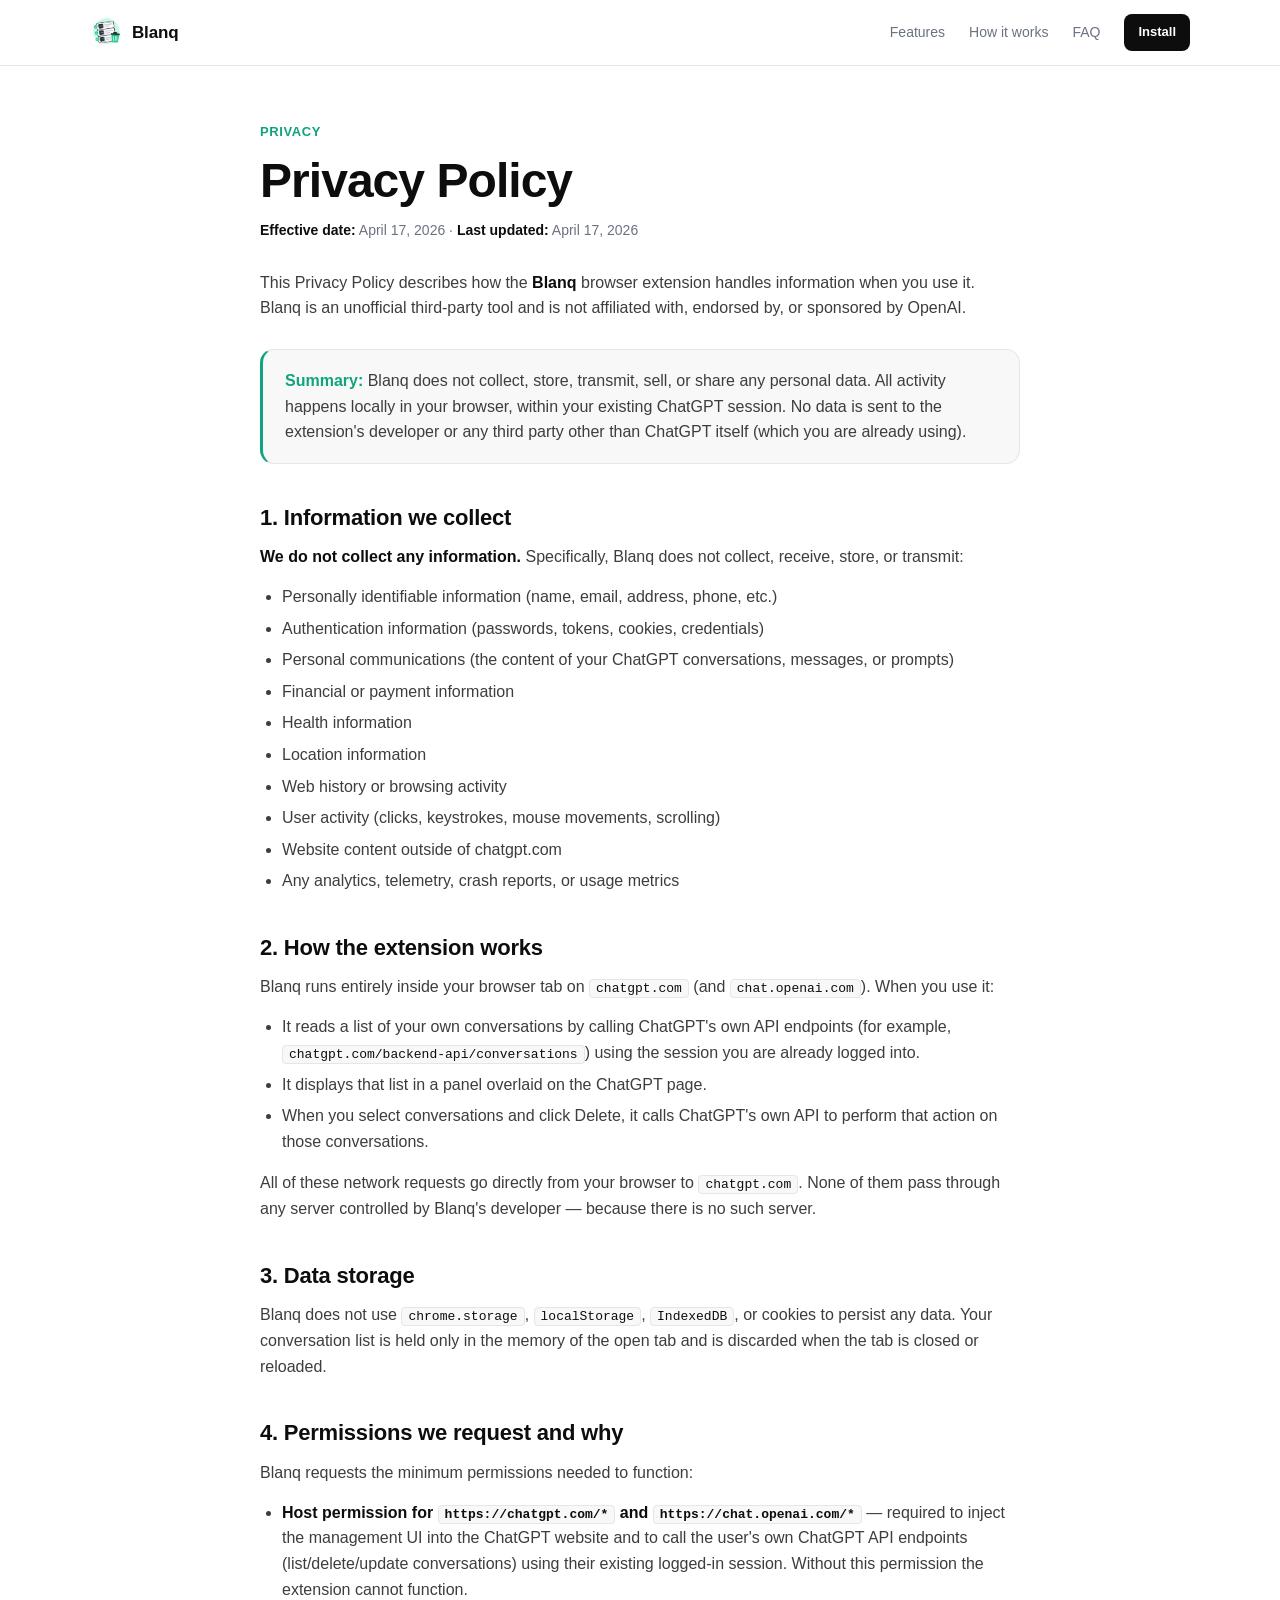
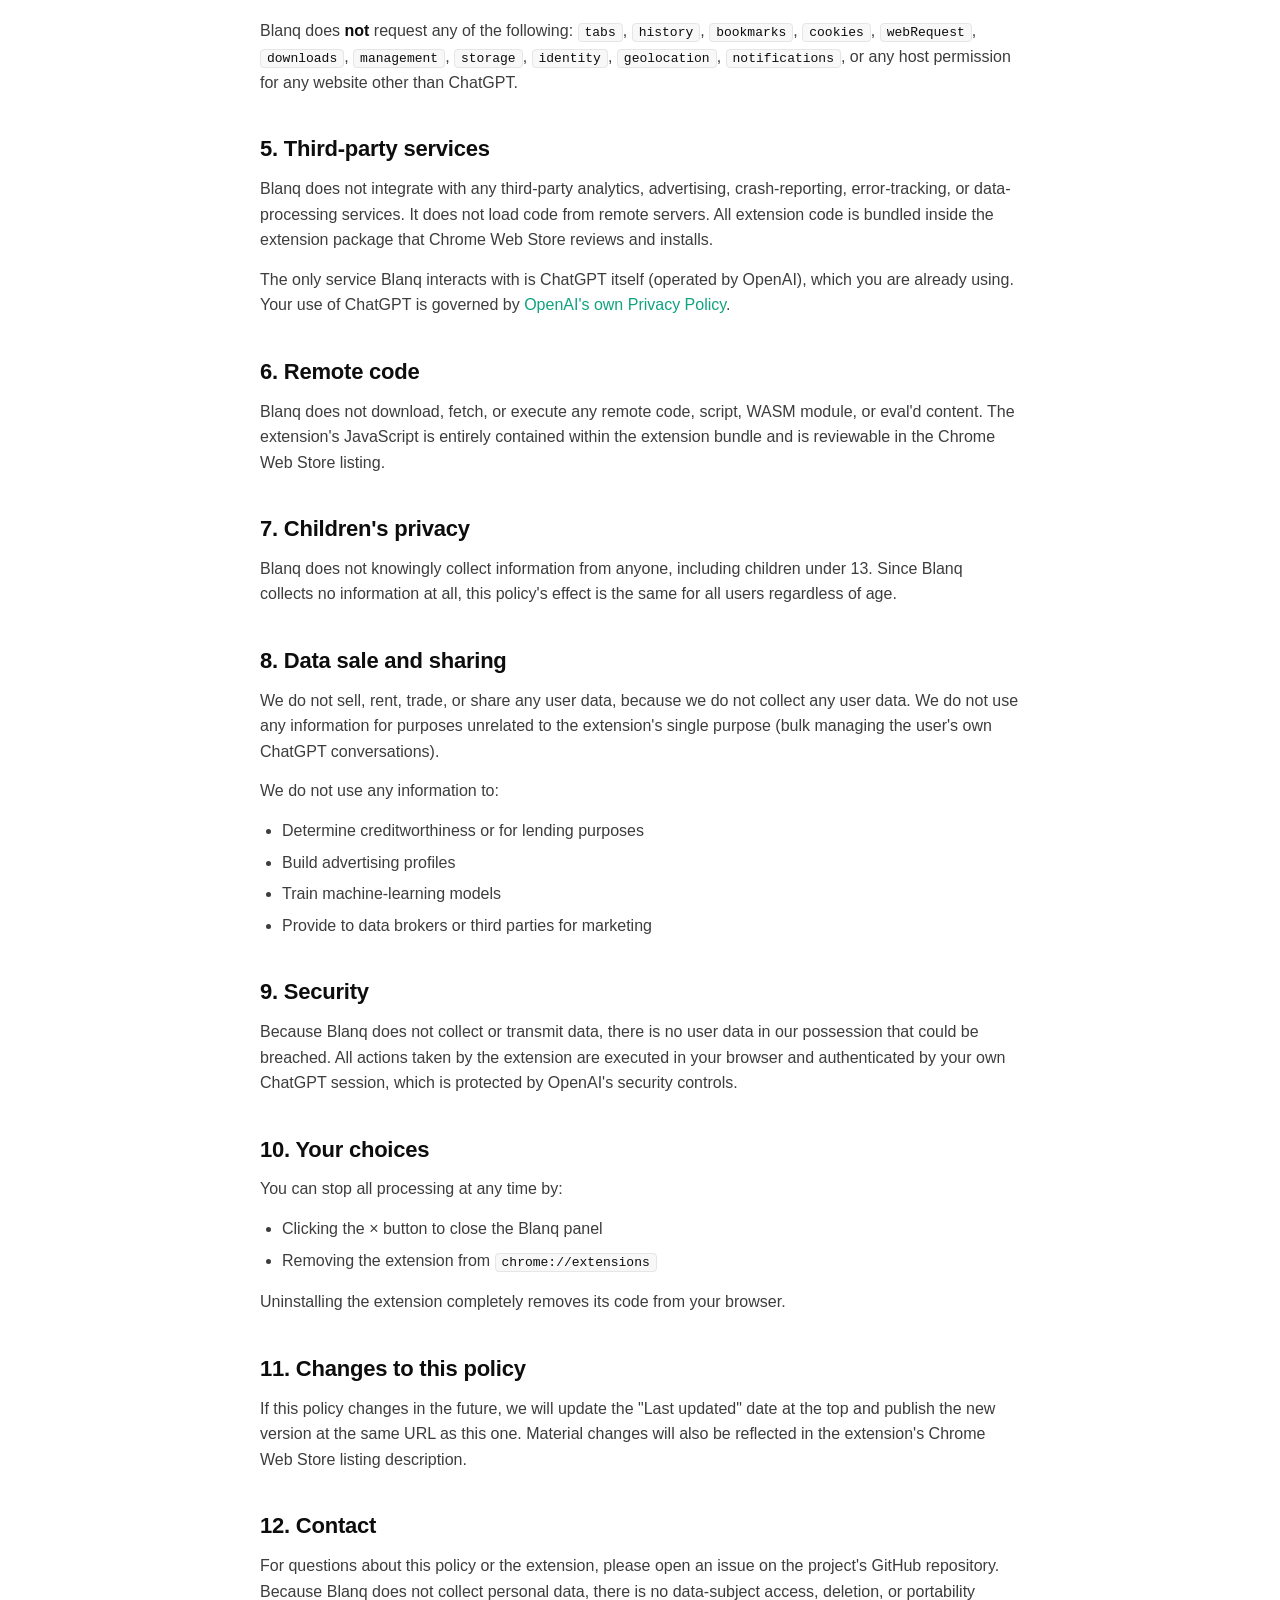
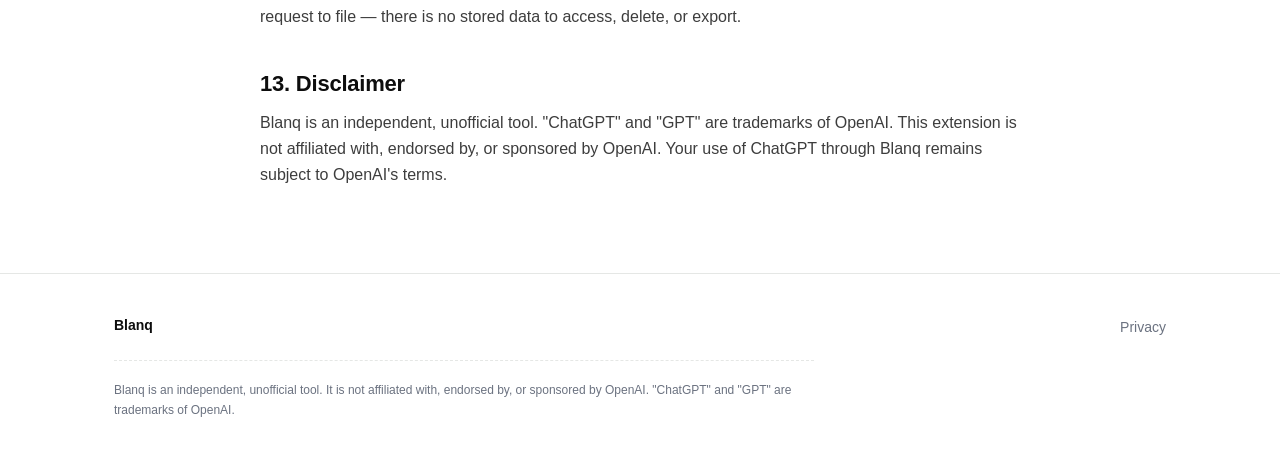
<file: docs/privacy.html>
<!doctype html>
<html lang="en">
<head>
  <meta charset="utf-8" />
  <meta name="viewport" content="width=device-width,initial-scale=1" />
  <link rel="icon" type="image/png" href="assets/blanq_logo.png" />
  <title>Privacy Policy — Blanq</title>
  <meta name="description" content="Blanq does not collect, store, or transmit any user data. Privacy policy for the Blanq browser extension." />

  <style>
    :root {
      --bg: #ffffff;
      --bg-sub: #f7f8f7;
      --bg-elevated: #ffffff;
      --border: #e5e7e5;
      --text: #0d0d0d;
      --text-dim: #3d3d3d;
      --text-muted: #6b7280;
      --accent: #10a37f;
      --accent-hover: #0e8f6e;
      --accent-soft: #ecfdf5;
      --radius: 14px;
      --shadow-sm: 0 1px 2px rgba(0,0,0,0.04);
      --shadow: 0 4px 14px rgba(0,0,0,0.08);
      --shadow-lg: 0 20px 60px rgba(0,0,0,0.12);
    }
    @media (prefers-color-scheme: dark) {
      :root {
        --bg: #0b0b0b;
        --bg-sub: #141414;
        --bg-elevated: #181818;
        --border: #262626;
        --text: #f5f5f5;
        --text-dim: #d4d4d4;
        --text-muted: #8f8f8f;
        --accent-soft: #0f2a22;
        --shadow-lg: 0 20px 60px rgba(0,0,0,0.6);
      }
    }

    * { box-sizing: border-box; }
    html, body { margin: 0; padding: 0; }
    html { scroll-behavior: smooth; }
    body {
      background: var(--bg);
      color: var(--text);
      font-family: ui-sans-serif, -apple-system, BlinkMacSystemFont, "Segoe UI", Roboto, Helvetica, Arial, sans-serif;
      font-size: 16px;
      line-height: 1.6;
      -webkit-font-smoothing: antialiased;
    }
    a { color: var(--accent); text-decoration: none; }
    a:hover { text-decoration: underline; }
    img { max-width: 100%; display: block; }
    .wrap { max-width: 1100px; margin: 0 auto; padding: 0 24px; }

    /* Nav */
    nav {
      position: sticky;
      top: 0;
      z-index: 50;
      background: rgba(255,255,255,0.85);
      backdrop-filter: saturate(180%) blur(12px);
      border-bottom: 1px solid var(--border);
    }
    @media (prefers-color-scheme: dark) {
      nav { background: rgba(11,11,11,0.8); }
    }
    .nav-inner {
      display: flex;
      align-items: center;
      justify-content: space-between;
      padding: 14px 0;
    }
    .brand {
      display: flex;
      align-items: center;
      gap: 10px;
      font-weight: 700;
      font-size: 17px;
      letter-spacing: -0.01em;
      color: var(--text);
    }
    .brand:hover { text-decoration: none; }
    .brand-mark {
      width: 32px;
      height: 32px;
      border-radius: 8px;
      display: block;
      object-fit: contain;
    }
    .nav-links {
      display: flex;
      gap: 24px;
      align-items: center;
      font-size: 14px;
      color: var(--text-muted);
    }
    .nav-links a { color: var(--text-muted); }
    .nav-links a:hover { color: var(--text); text-decoration: none; }
    .nav-cta {
      background: var(--text);
      color: var(--bg) !important;
      padding: 8px 14px;
      border-radius: 8px;
      font-weight: 600;
      font-size: 13px;
    }
    .nav-cta:hover { background: var(--accent); color: #fff !important; text-decoration: none; }

    /* Content */
    main { padding: 56px 0 72px; }
    .content { max-width: 760px; margin: 0 auto; }
    .section-label {
      color: var(--accent);
      font-size: 13px;
      font-weight: 600;
      letter-spacing: 0.6px;
      text-transform: uppercase;
      margin-bottom: 12px;
    }
    h1 {
      font-size: clamp(34px, 5vw, 48px);
      line-height: 1.1;
      letter-spacing: -0.02em;
      margin: 0 0 12px;
      font-weight: 800;
    }
    .dates {
      color: var(--text-muted);
      font-size: 14px;
      margin-bottom: 28px;
    }
    h2 {
      font-size: 22px;
      letter-spacing: -0.01em;
      margin: 40px 0 12px;
      font-weight: 700;
      line-height: 1.3;
    }
    h3 {
      font-size: 16px;
      margin: 22px 0 8px;
      font-weight: 600;
    }
    p {
      color: var(--text-dim);
      margin: 0 0 14px;
    }
    ul {
      color: var(--text-dim);
      padding-left: 22px;
      margin: 8px 0 16px;
    }
    li { margin-bottom: 6px; }
    strong { color: var(--text); }
    code {
      background: var(--bg-sub);
      border: 1px solid var(--border);
      padding: 1px 6px;
      border-radius: 4px;
      font-size: 13px;
      font-family: ui-monospace, SFMono-Regular, Menlo, Monaco, Consolas, monospace;
      color: var(--text);
    }
    .summary {
      background: var(--bg-sub);
      border: 1px solid var(--border);
      border-left: 3px solid var(--accent);
      border-radius: var(--radius);
      padding: 18px 22px;
      margin: 28px 0 16px;
      color: var(--text-dim);
    }
    .summary strong { color: var(--accent); }

    /* Footer */
    footer {
      border-top: 1px solid var(--border);
      padding: 40px 0 48px;
      color: var(--text-muted);
      font-size: 14px;
    }
    .footer-inner {
      display: flex;
      justify-content: space-between;
      align-items: center;
      gap: 20px;
      flex-wrap: wrap;
    }
    footer a { color: var(--text-muted); }
    footer a:hover { color: var(--text); text-decoration: none; }
    .footer-links { display: flex; gap: 20px; flex-wrap: wrap; }
    .disclaimer {
      margin-top: 20px;
      padding-top: 20px;
      border-top: 1px dashed var(--border);
      font-size: 12px;
      color: var(--text-muted);
      max-width: 700px;
    }

    @media (max-width: 640px) {
      main { padding: 32px 0 48px; }
      h1 { font-size: 32px; }
      h2 { font-size: 20px; margin-top: 32px; }
      .nav-links a:not(.nav-cta) { display: none; }
    }
  </style>
</head>
<body>

  <nav>
    <div class="wrap nav-inner">
      <a href="index.html" class="brand">
        <img src="assets/blanq_logo.png" alt="" class="brand-mark" />
        <span>Blanq</span>
      </a>
      <div class="nav-links">
        <a href="index.html#features">Features</a>
        <a href="index.html#how">How it works</a>
        <a href="index.html#faq">FAQ</a>
        <a href="index.html#install" class="nav-cta">Install</a>
      </div>
    </div>
  </nav>

  <main>
    <div class="wrap">
      <div class="content">
        <div class="section-label">Privacy</div>
        <h1>Privacy Policy</h1>
        <div class="dates">
          <strong>Effective date:</strong> April 17, 2026 · <strong>Last updated:</strong> April 17, 2026
        </div>

        <p>This Privacy Policy describes how the <strong>Blanq</strong> browser extension handles information when you use it. Blanq is an unofficial third-party tool and is not affiliated with, endorsed by, or sponsored by OpenAI.</p>

        <div class="summary">
          <strong>Summary:</strong> Blanq does not collect, store, transmit, sell, or share any personal data. All activity happens locally in your browser, within your existing ChatGPT session. No data is sent to the extension's developer or any third party other than ChatGPT itself (which you are already using).
        </div>

        <h2>1. Information we collect</h2>
        <p><strong>We do not collect any information.</strong> Specifically, Blanq does not collect, receive, store, or transmit:</p>
        <ul>
          <li>Personally identifiable information (name, email, address, phone, etc.)</li>
          <li>Authentication information (passwords, tokens, cookies, credentials)</li>
          <li>Personal communications (the content of your ChatGPT conversations, messages, or prompts)</li>
          <li>Financial or payment information</li>
          <li>Health information</li>
          <li>Location information</li>
          <li>Web history or browsing activity</li>
          <li>User activity (clicks, keystrokes, mouse movements, scrolling)</li>
          <li>Website content outside of chatgpt.com</li>
          <li>Any analytics, telemetry, crash reports, or usage metrics</li>
        </ul>

        <h2>2. How the extension works</h2>
        <p>Blanq runs entirely inside your browser tab on <code>chatgpt.com</code> (and <code>chat.openai.com</code>). When you use it:</p>
        <ul>
          <li>It reads a list of your own conversations by calling ChatGPT's own API endpoints (for example, <code>chatgpt.com/backend-api/conversations</code>) using the session you are already logged into.</li>
          <li>It displays that list in a panel overlaid on the ChatGPT page.</li>
          <li>When you select conversations and click Delete, it calls ChatGPT's own API to perform that action on those conversations.</li>
        </ul>
        <p>All of these network requests go directly from your browser to <code>chatgpt.com</code>. None of them pass through any server controlled by Blanq's developer — because there is no such server.</p>

        <h2>3. Data storage</h2>
        <p>Blanq does not use <code>chrome.storage</code>, <code>localStorage</code>, <code>IndexedDB</code>, or cookies to persist any data. Your conversation list is held only in the memory of the open tab and is discarded when the tab is closed or reloaded.</p>

        <h2>4. Permissions we request and why</h2>
        <p>Blanq requests the minimum permissions needed to function:</p>
        <ul>
          <li><strong>Host permission for <code>https://chatgpt.com/*</code> and <code>https://chat.openai.com/*</code></strong> — required to inject the management UI into the ChatGPT website and to call the user's own ChatGPT API endpoints (list/delete/update conversations) using their existing logged-in session. Without this permission the extension cannot function.</li>
        </ul>
        <p>Blanq does <strong>not</strong> request any of the following: <code>tabs</code>, <code>history</code>, <code>bookmarks</code>, <code>cookies</code>, <code>webRequest</code>, <code>downloads</code>, <code>management</code>, <code>storage</code>, <code>identity</code>, <code>geolocation</code>, <code>notifications</code>, or any host permission for any website other than ChatGPT.</p>

        <h2>5. Third-party services</h2>
        <p>Blanq does not integrate with any third-party analytics, advertising, crash-reporting, error-tracking, or data-processing services. It does not load code from remote servers. All extension code is bundled inside the extension package that Chrome Web Store reviews and installs.</p>
        <p>The only service Blanq interacts with is ChatGPT itself (operated by OpenAI), which you are already using. Your use of ChatGPT is governed by <a href="https://openai.com/policies/privacy-policy" target="_blank" rel="noopener">OpenAI's own Privacy Policy</a>.</p>

        <h2>6. Remote code</h2>
        <p>Blanq does not download, fetch, or execute any remote code, script, WASM module, or eval'd content. The extension's JavaScript is entirely contained within the extension bundle and is reviewable in the Chrome Web Store listing.</p>

        <h2>7. Children's privacy</h2>
        <p>Blanq does not knowingly collect information from anyone, including children under 13. Since Blanq collects no information at all, this policy's effect is the same for all users regardless of age.</p>

        <h2>8. Data sale and sharing</h2>
        <p>We do not sell, rent, trade, or share any user data, because we do not collect any user data. We do not use any information for purposes unrelated to the extension's single purpose (bulk managing the user's own ChatGPT conversations).</p>
        <p>We do not use any information to:</p>
        <ul>
          <li>Determine creditworthiness or for lending purposes</li>
          <li>Build advertising profiles</li>
          <li>Train machine-learning models</li>
          <li>Provide to data brokers or third parties for marketing</li>
        </ul>

        <h2>9. Security</h2>
        <p>Because Blanq does not collect or transmit data, there is no user data in our possession that could be breached. All actions taken by the extension are executed in your browser and authenticated by your own ChatGPT session, which is protected by OpenAI's security controls.</p>

        <h2>10. Your choices</h2>
        <p>You can stop all processing at any time by:</p>
        <ul>
          <li>Clicking the × button to close the Blanq panel</li>
          <li>Removing the extension from <code>chrome://extensions</code></li>
        </ul>
        <p>Uninstalling the extension completely removes its code from your browser.</p>

        <h2>11. Changes to this policy</h2>
        <p>If this policy changes in the future, we will update the "Last updated" date at the top and publish the new version at the same URL as this one. Material changes will also be reflected in the extension's Chrome Web Store listing description.</p>

        <h2>12. Contact</h2>
        <p>For questions about this policy or the extension, please open an issue on the project's GitHub repository. Because Blanq does not collect personal data, there is no data-subject access, deletion, or portability request to file — there is no stored data to access, delete, or export.</p>

        <h2>13. Disclaimer</h2>
        <p>Blanq is an independent, unofficial tool. "ChatGPT" and "GPT" are trademarks of OpenAI. This extension is not affiliated with, endorsed by, or sponsored by OpenAI. Your use of ChatGPT through Blanq remains subject to OpenAI's terms.</p>
      </div>
    </div>
  </main>

  <footer>
    <div class="wrap">
      <div class="footer-inner">
        <div>
          <div style="font-weight: 700; color: var(--text); margin-bottom: 4px;">Blanq</div>
        </div>
        <div class="footer-links">
          <a href="privacy.html">Privacy</a>
        </div>
      </div>
      <div class="disclaimer">
        Blanq is an independent, unofficial tool. It is not affiliated with, endorsed by, or sponsored by OpenAI. "ChatGPT" and "GPT" are trademarks of OpenAI.
      </div>
    </div>
  </footer>

</body>
</html>
</file>
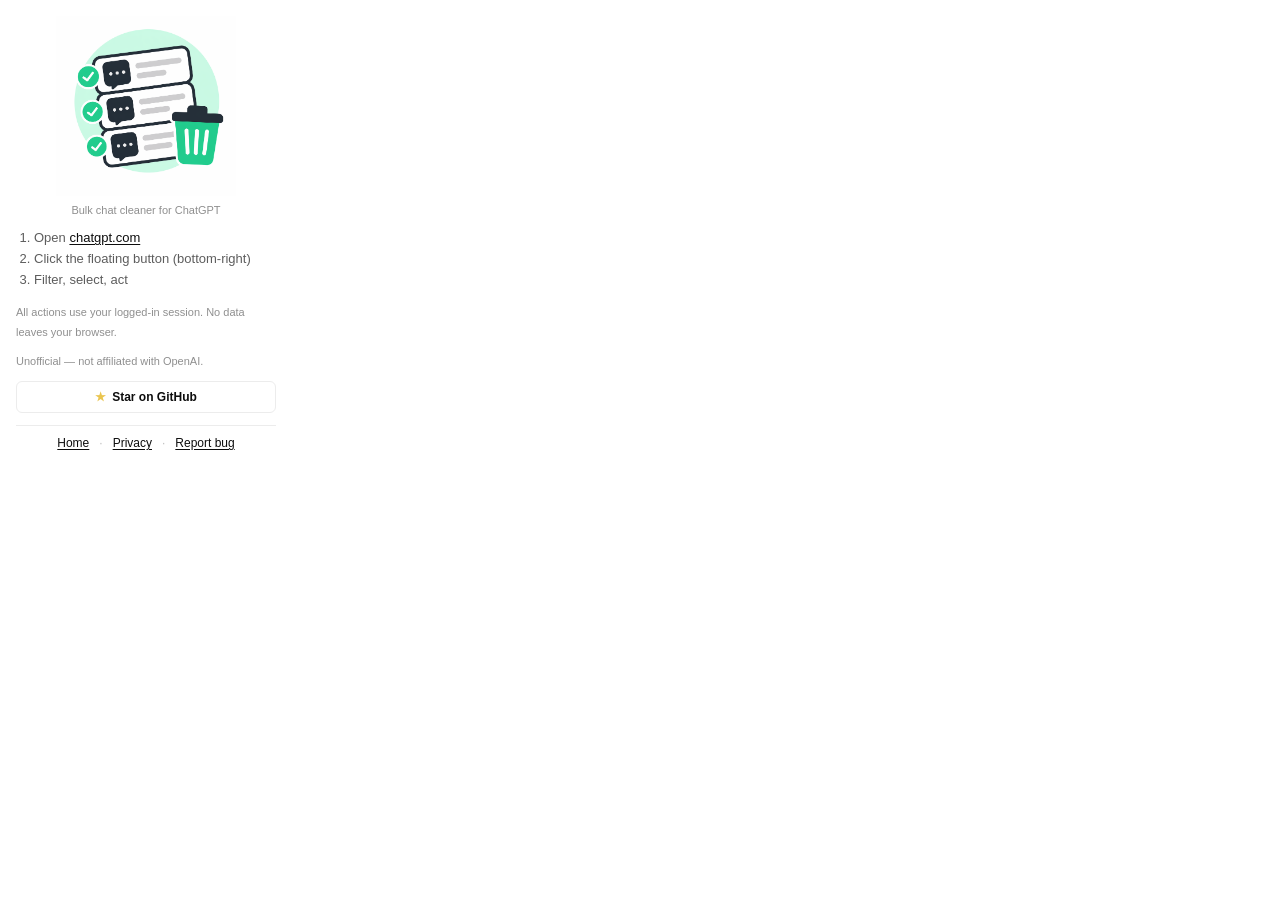
<file: extension/popup.html>
<!doctype html>
<html>
  <head>
    <meta charset="utf-8" />
    <style>
      body {
        width: 260px;
        margin: 0;
        padding: 16px;
        font-family: ui-sans-serif, -apple-system, BlinkMacSystemFont, "Segoe UI", Roboto, sans-serif;
        font-size: 13px;
        background: #fff;
        color: #0d0d0d;
      }
      .logo { display: block; width: 100%; max-width: 180px; margin: 0 auto 8px; }
      h1 { font-size: 16px; margin: 0 0 4px; letter-spacing: -0.01em; text-align: center; }
      .tag { font-size: 11px; color: #8f8f8f; margin-bottom: 12px; text-align: center; }
      p { margin: 0 0 10px; color: #5d5d5d; line-height: 1.5; }
      ol { margin: 0 0 12px 18px; padding: 0; color: #5d5d5d; line-height: 1.6; }
      a { color: #0d0d0d; text-decoration: underline; text-underline-offset: 2px; }
      small { font-size: 11px; color: #8f8f8f; }
      .links {
        display: flex;
        justify-content: center;
        gap: 10px;
        font-size: 12px;
        padding-top: 10px;
        border-top: 1px solid #ececec;
        margin-top: 4px;
      }
      .links span { color: #c0c0c0; }
      .star-cta {
        display: flex;
        align-items: center;
        justify-content: center;
        gap: 6px;
        padding: 8px 12px;
        margin: 4px 0 12px;
        border: 1px solid #ececec;
        border-radius: 6px;
        font-size: 12px;
        font-weight: 600;
        color: #0d0d0d;
        text-decoration: none;
        transition: border-color 0.15s, background 0.15s;
      }
      .star-cta:hover {
        border-color: #10a37f;
        background: #ecfdf5;
        color: #10a37f;
      }
      .star-icon { color: #eac54f; }
      @media (prefers-color-scheme: dark) {
        body { background: #212121; color: #ececec; }
        p, ol { color: #b4b4b4; }
        a { color: #ececec; }
        .tag, small { color: #8e8e8e; }
        .links { border-top-color: #2f2f2f; }
        .links span { color: #4a4a4a; }
        .star-cta { border-color: #2f2f2f; color: #ececec; }
        .star-cta:hover { background: rgba(16,163,127,0.1); border-color: #10a37f; color: #10a37f; }
      }
    </style>
  </head>
  <body>
    <img class="logo" src="icons/blanq_logo.png" alt="Blanq" />
    <div class="tag">Bulk chat cleaner for ChatGPT</div>
    <ol>
      <li>Open <a href="https://chatgpt.com" target="_blank">chatgpt.com</a></li>
      <li>Click the floating button (bottom-right)</li>
      <li>Filter, select, act</li>
    </ol>
    <p><small>All actions use your logged-in session. No data leaves your browser.</small></p>
    <p><small>Unofficial — not affiliated with OpenAI.</small></p>
    <a class="star-cta" href="https://github.com/llavkush/blanq" target="_blank">
      <span class="star-icon">★</span> Star on GitHub
    </a>
    <div class="links">
      <a href="https://llavkush.github.io/blanq/" target="_blank">Home</a>
      <span>·</span>
      <a href="https://llavkush.github.io/blanq/privacy.html" target="_blank">Privacy</a>
      <span>·</span>
      <a href="https://github.com/llavkush/blanq/issues/new" target="_blank">Report bug</a>
    </div>
  </body>
</html>
</file>
